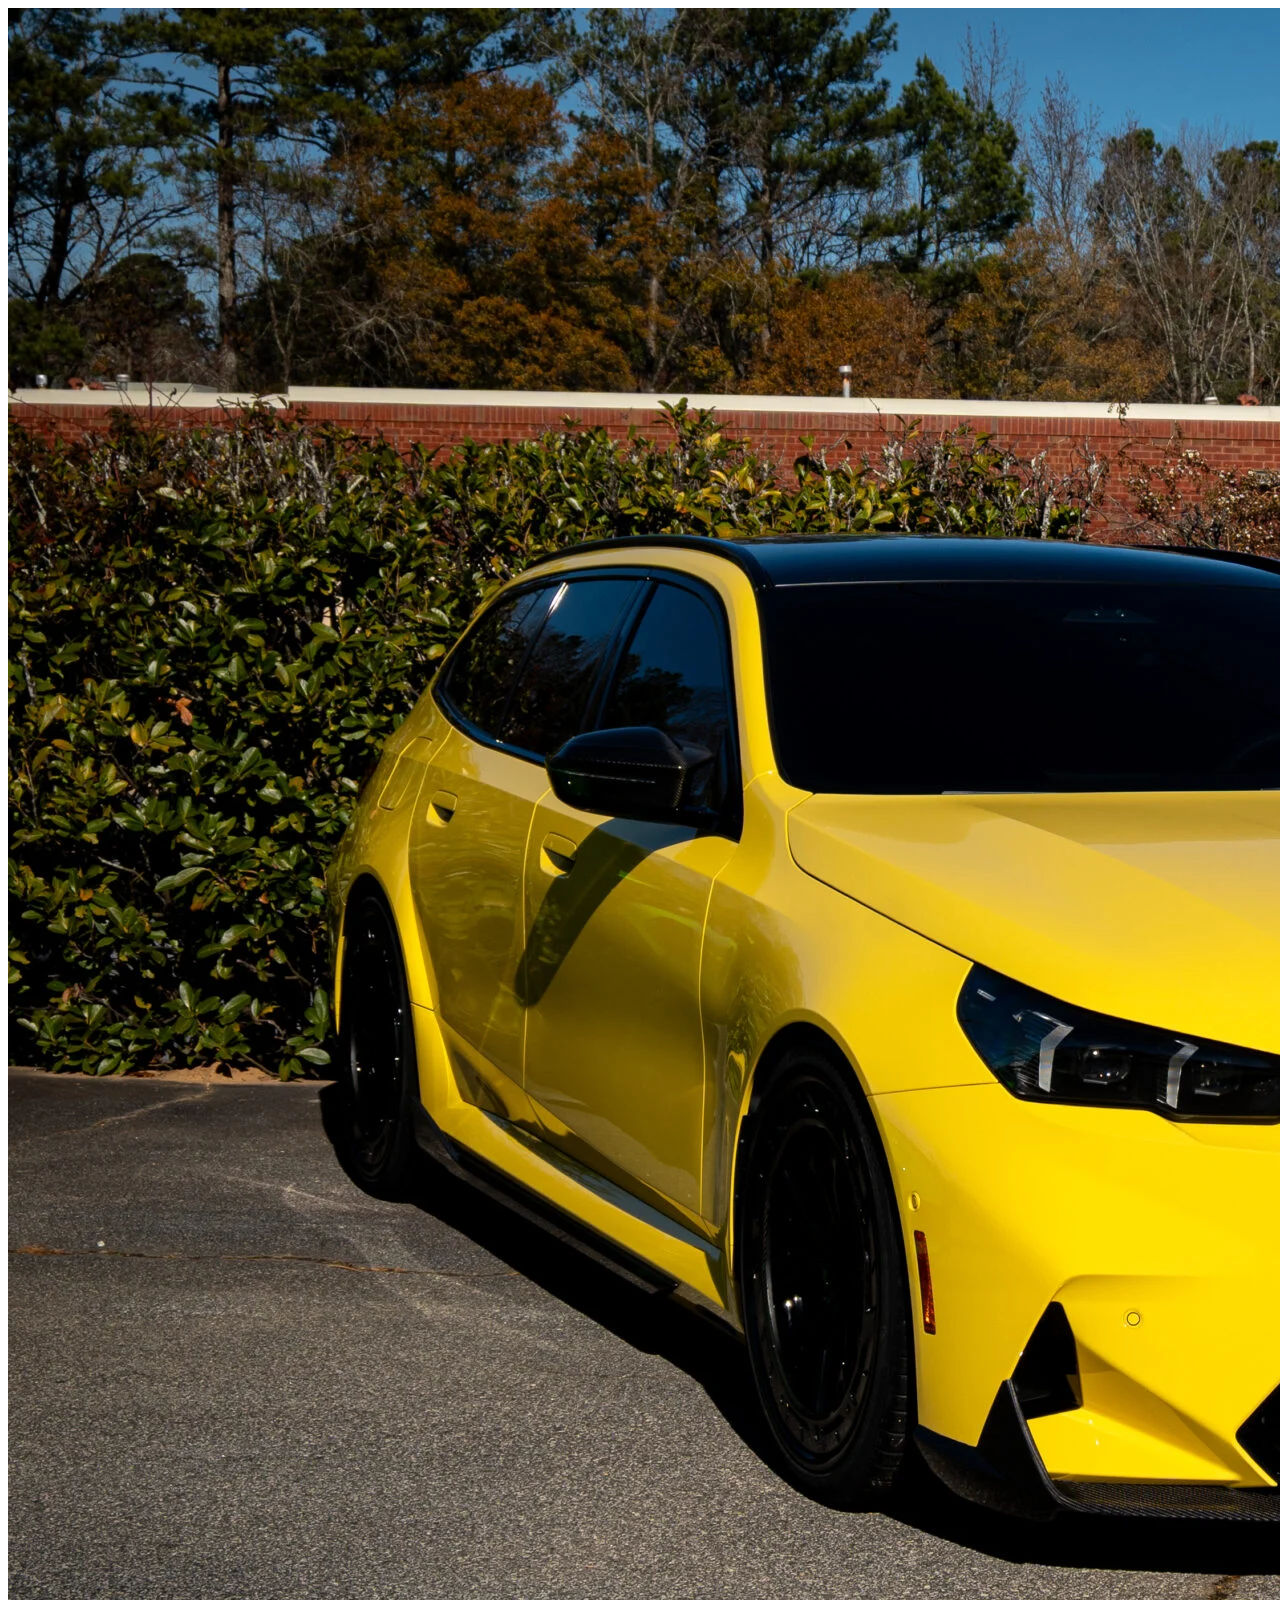
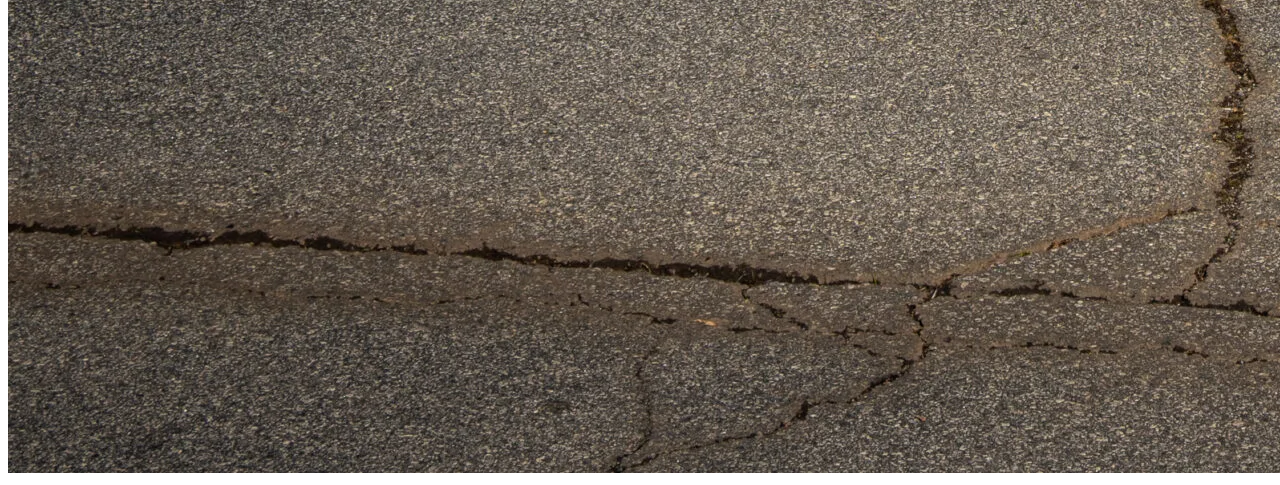
<file: Task 11/index.html>
<!DOCTYPE html>
<html lang="en">
<head>
    <meta charset="UTF-8">
    <meta name="viewport" content="width=device-width, initial-scale=1.0">
    <title>Document</title>
</head>
<body>

    <!-- <img src="https://www.partoelectric.com/en/wp-content/uploads/2020/04/reshtei2.jpg" 
    alt="Light bulb"
     onmouseout="src='https://www.partoelectric.com/en/wp-content/uploads/2020/04/reshtei2.jpg'"alt="blub off" onmouseover="src = 'https://img.magnific.com/free-vector/realistic-light-bulb-with-electricity_23-2149129410.jpg?semt=ais_hybrid&w=740&q=80' " alt="bluboon"> -->


    <img src="img/car.webp" alt=""
    onmouseout="out(this)" onmouseover="over(this)" >

    


    <script src="app.js"></script>
</body>
</html>
</file>
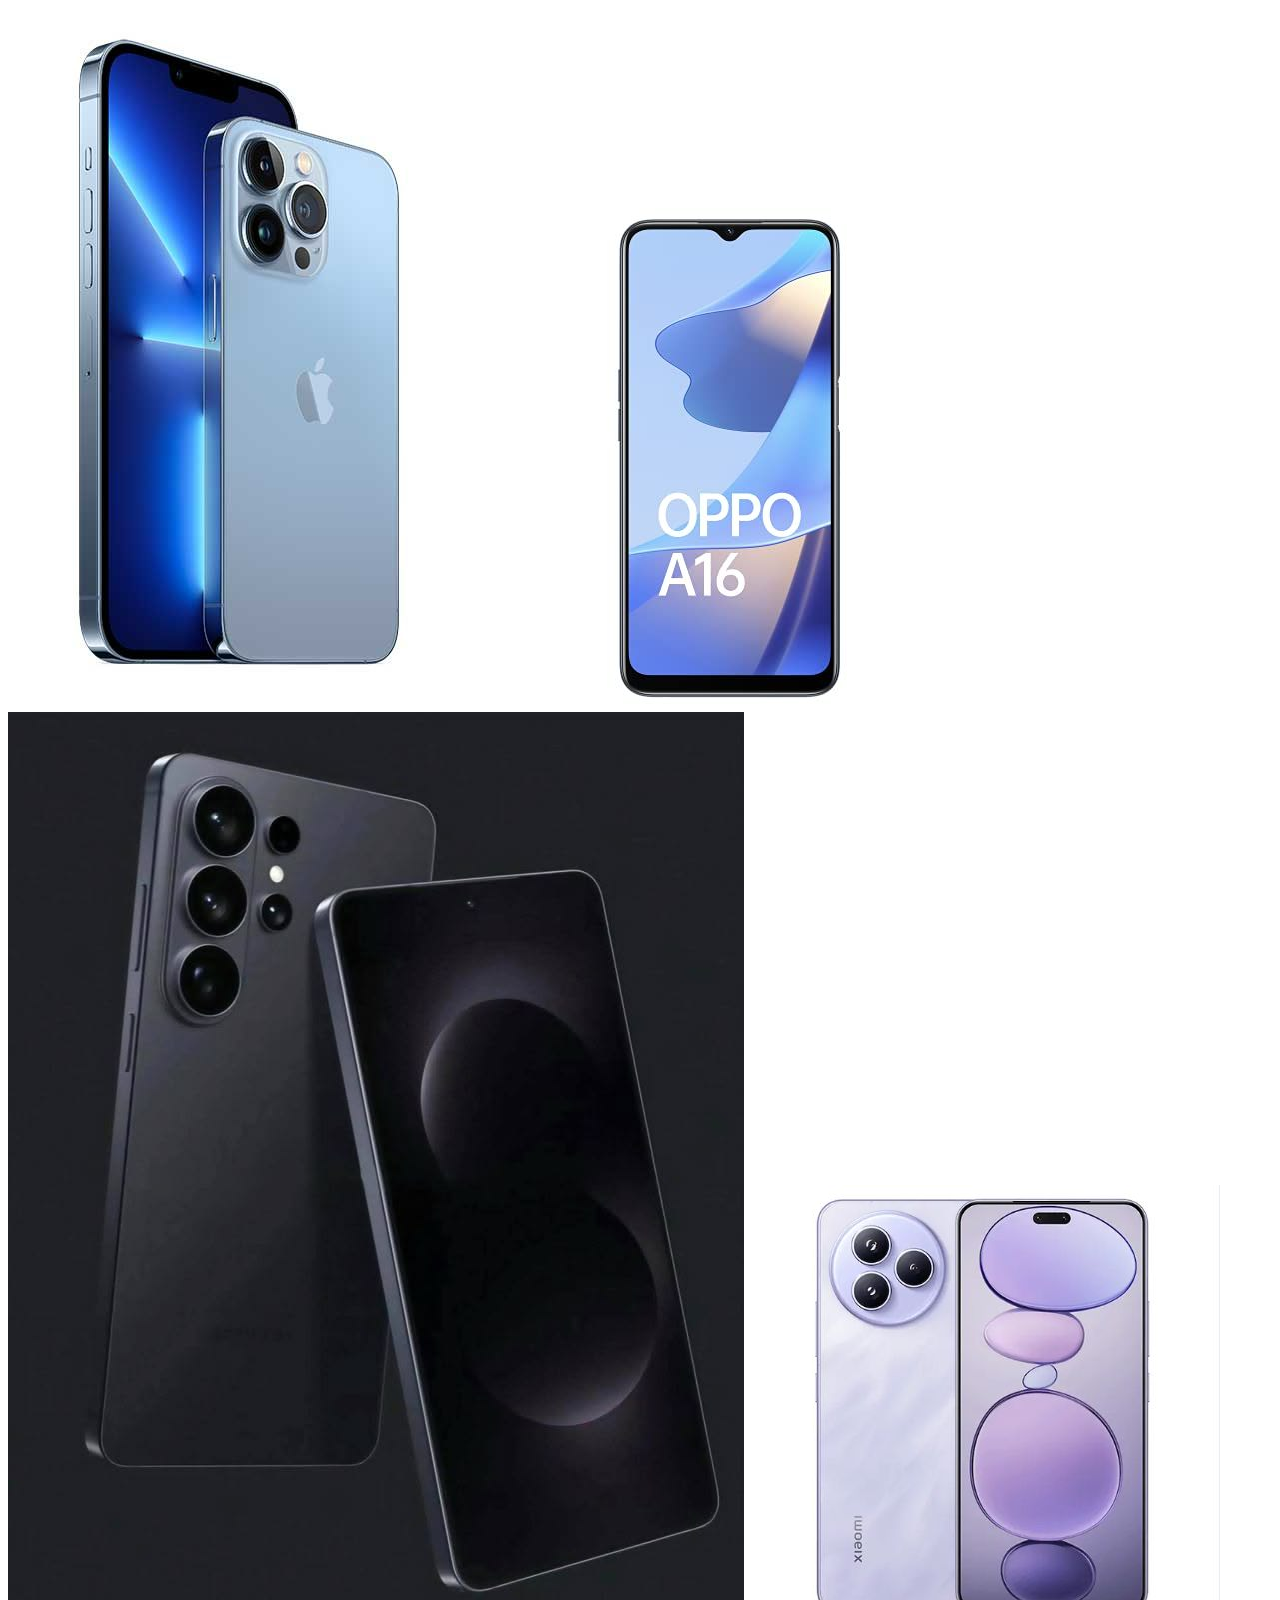
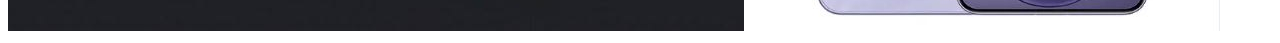
<file: Task 12/index.html>
<!DOCTYPE html>
<html lang="en">
<head>
    <meta charset="UTF-8">
    <meta name="viewport" content="width=device-width, initial-scale=1.0">
    <title>Document</title>
</head>
<style>
    
</style>
<body>
    <!-- <table border="1">
        <tr>
            <td>1</td>
            <td>Jade</td>
            <td>9</td>
            <td><button onclick="deleteBox(this)">Delete</button></td>
        </tr>
        <tr>
            <td>1</td>
            <td>Jerry</td>
            <td>8</td>
            <td><button onclick="deleteBox(this)">Delete</button></td>
        </tr>
        <tr>
            <td>1</td>
            <td>Nuflah</td>
            <td>10</td>
            <td><button onclick="deleteBox(this)">Delete</button></td>
        </tr>
        <tr>
            <td>1</td>
            <td>Quichyi</td>
            <td>10</td>
            <td><button onclick="deleteBox(this)">Dalete</button></td>
        </tr>
        <tr>
            <td>1</td>
            <td>Izabal</td>
            <td>10</td>
            <td><button onclick="deleteBox(this)">Delete</button></td>
        </tr>
    </table> -->

    <!-- <button onclick="increment()">Increase</button>
    <span id="number">0</span>
    <button onclick="decrement()">Decrease</button>
    <script src="app.js"></script> -->

    <img src="img/i phone.jpg" alt="">
    <img src="img/oppo.jpg" alt="">
    <img src="img/samsung.jpg" alt="">
    <img src="img/xiaomi.jpg" alt="">
</body>
</html>
</file>
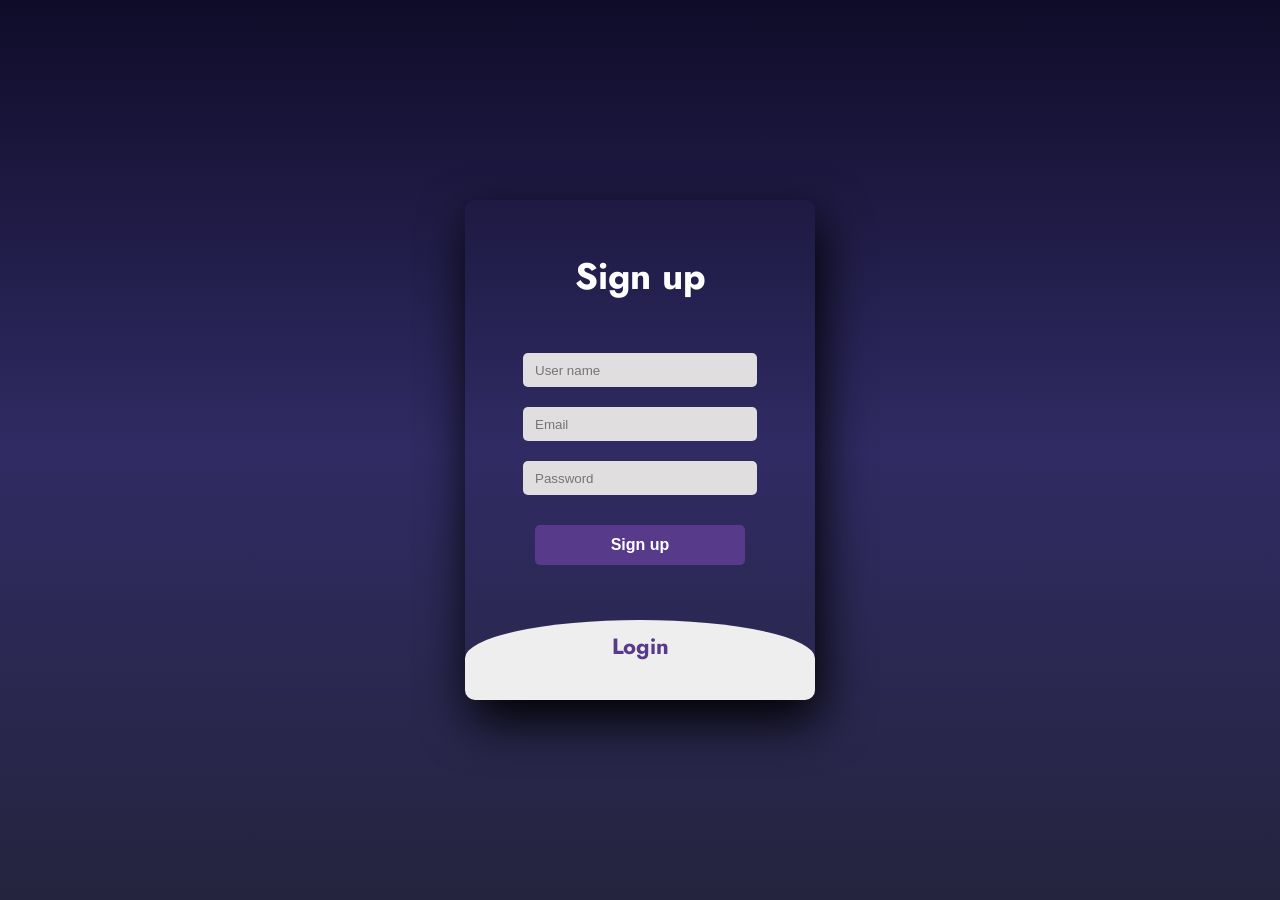
<file: Task 13/index.html>
<!DOCTYPE html>
<html>
<head>
	<title>Slide Navbar</title>
	<link rel="stylesheet" type="text/css" href="style.css">
<link href="https://fonts.googleapis.com/css2?family=Jost:wght@500&display=swap" rel="stylesheet">
</head>
<body>
	<div class="main">  	
		<input type="checkbox" id="chk" aria-hidden="true">

			<div class="signup">
				<form>
					<label for="chk" aria-hidden="true">Sign up</label>
					<input id="name" type="text" name="txt" placeholder="User name" required="">
					<input id="email" type="email" name="email" placeholder="Email" required="">
					<input id="password" type="password" name="pswd" placeholder="Password" required="">
					<button onclick="signUp()">Sign up</button>
				</form>
			</div>

			<div class="login">
				<form>
					<label for="chk" aria-hidden="true">Login</label>
					<input id="email" type="email" name="email" placeholder="Email" required="">
					<input id="password" type="password" name="pswd" placeholder="Password" required="">
					<button onclick="logIn()">Login</button>
				</form>
			</div>
	</div>
</body>
</html>
</file>
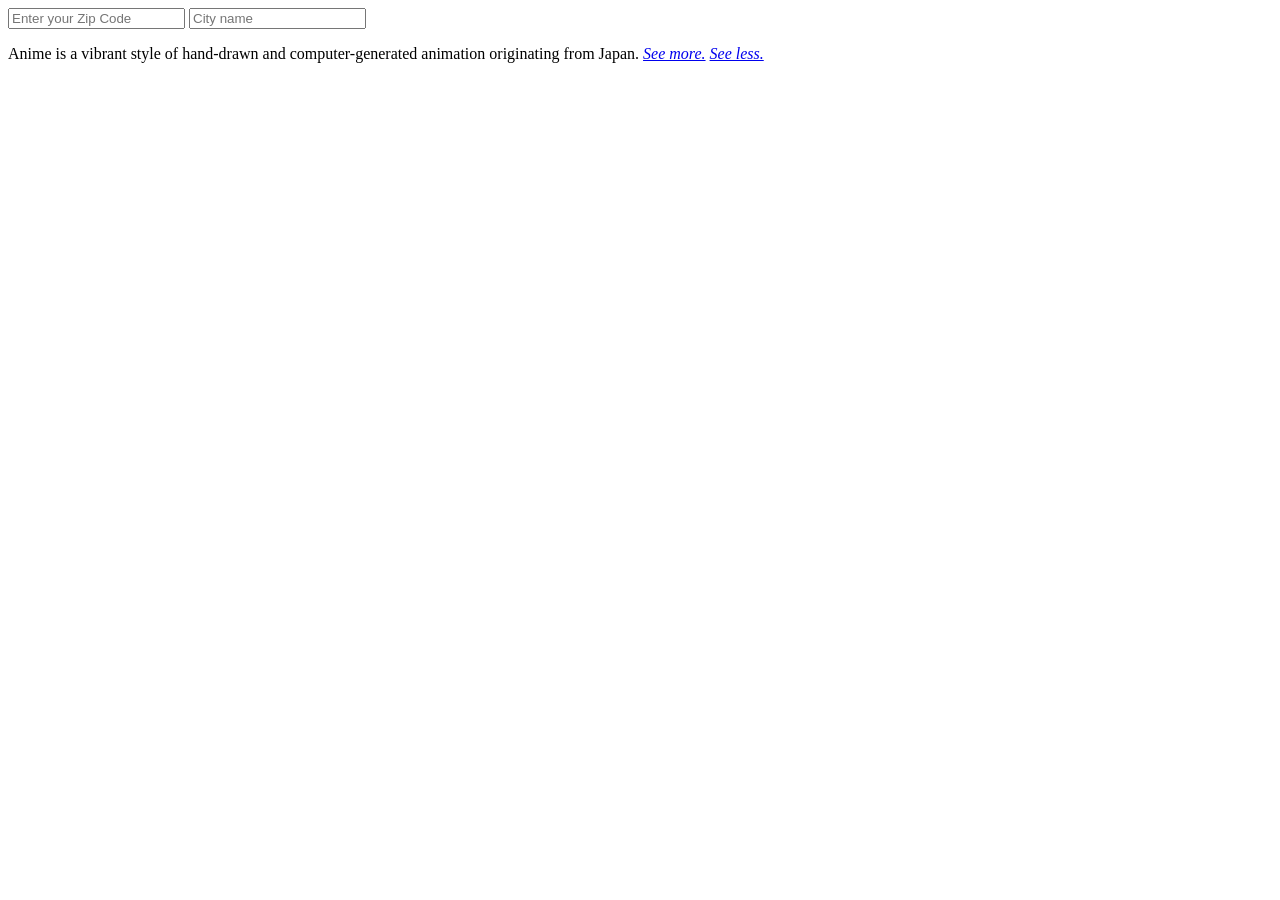
<file: Task 14/index.html>
<!DOCTYPE html>
<html lang="en">
<head>
    <meta charset="UTF-8">
    <meta name="viewport" content="width=device-width, initial-scale=1.0">
    <title>Document</title>
</head>
<body>
    <input type="text" placeholder="Enter your Zip Code" id="code" onblur="getCity()">
    <input type="text" placeholder="City name" id="city">




    <p id="showMore">
        Anime is a vibrant style of hand-drawn and computer-generated animation originating from Japan.
        <a id="link" href="javascript:void(0);" onclick="expand()"><em>See more.</em></a>
        <a id="link" href="javascript:void(0);" onclick="expand()"><em>See less.</em></a>
    </p>
    <script src="app.js"></script>
</body>
</html>
</file>
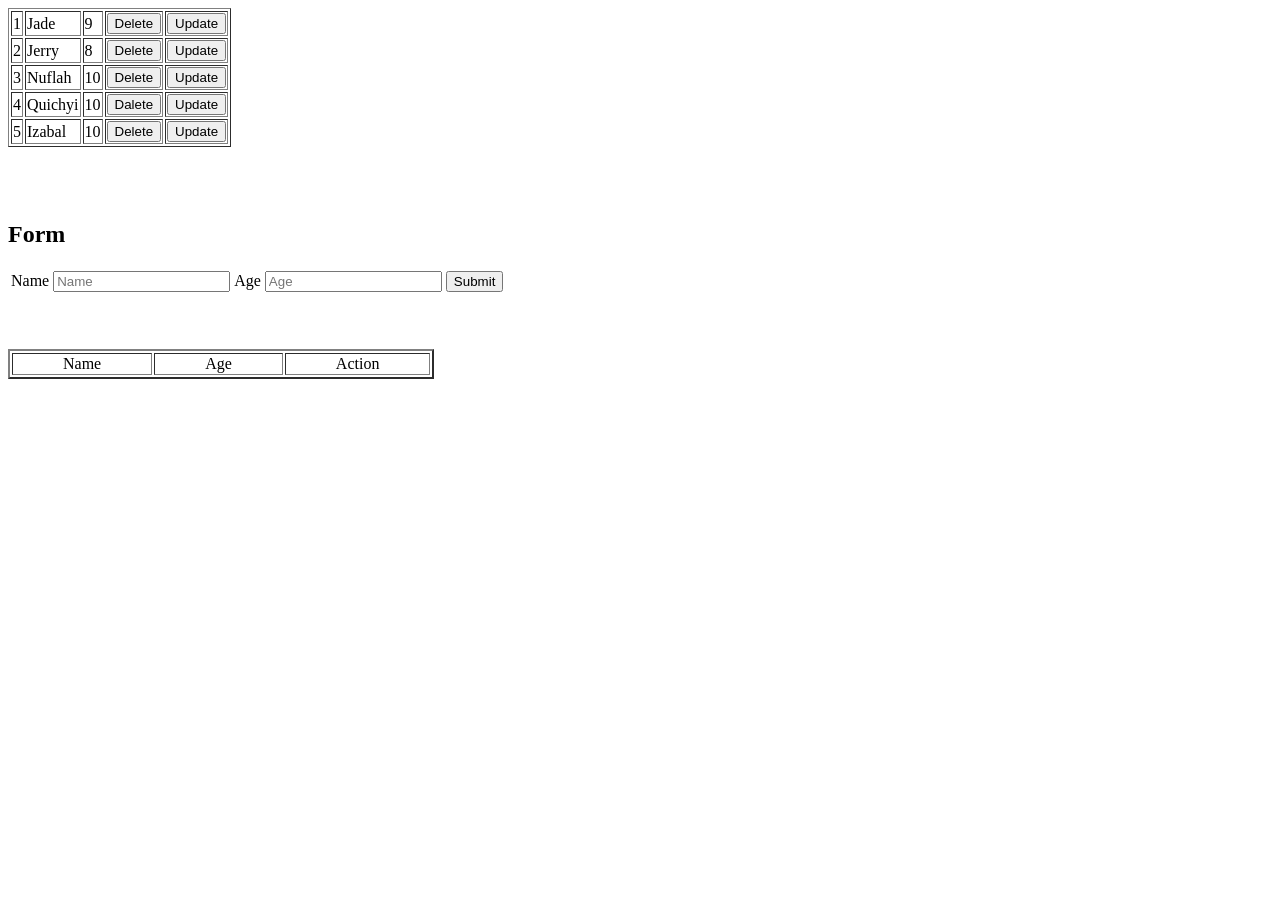
<file: Task 15/index.html>
<!DOCTYPE html>
<html lang="en">
<head>
    <meta charset="UTF-8">
    <meta name="viewport" content="width=device-width, initial-scale=1.0">
    <title>Document</title>
    <link rel="stylesheet" href="style.css">
</head>
<body>
    <table border="1">
        <tr>
            <td>1</td>
            <td>Jade</td>
            <td>9</td>
            <td><button onclick="deleteBox(this)">Delete</button></td>
            <td><button onclick="editButton(this)">Update</button></td>
        </tr>
        <tr>
            <td>2</td>
            <td>Jerry</td>
            <td>8</td>
            <td><button onclick="deleteBox(this)">Delete</button></td>
            <td><button onclick="editButton(this)">Update</button></td>
        </tr>
        <tr>
            <td>3</td>
            <td>Nuflah</td>
            <td>10</td>
            <td><button onclick="deleteBox(this)">Delete</button></td>
            <td><button onclick="editButton(this)">Update</button></td>
        </tr>
        <tr>
            <td>4</td>
            <td>Quichyi</td>
            <td>10</td>
            <td><button onclick="deleteBox(this)">Dalete</button></td>
            <td><button onclick="editButton(this)">Update</button></td>
        </tr>
        <tr>
            <td>5</td>
            <td>Izabal</td>
            <td>10</td>
            <td><button onclick="deleteBox(this)">Delete</button></td>
            <td><button onclick="editButton(this)">Update</button></td>
        </tr>
    </table>
    <br><br><br>

    <form >
        <table>
            <h2>Form</h2>
            <thead>
                <tr>
                    <td>Name
                        <input type="text" name="Name" placeholder="Name" id="nameValue"> 
                    </td>

                    <td>Age
                        <input type="number" name="Age" placeholder="Age" id="ageValue"> 
                    </td>
                    <td><button type="submit" id="submit">Submit</button></td>
                </tr>
            </thead>
        </table>
    </form>
    <br><br><br>

    <form>
        <table border="2">
            <tbody onclick="table(event)">
                <td  class="td">Name</td>
                <td  class="td"">Age</td>
                <td  class="td">Action</td>
            </tbody>
        </table>
    </form>
    <script src="app.js"></script>
</body>
</html>
</file>
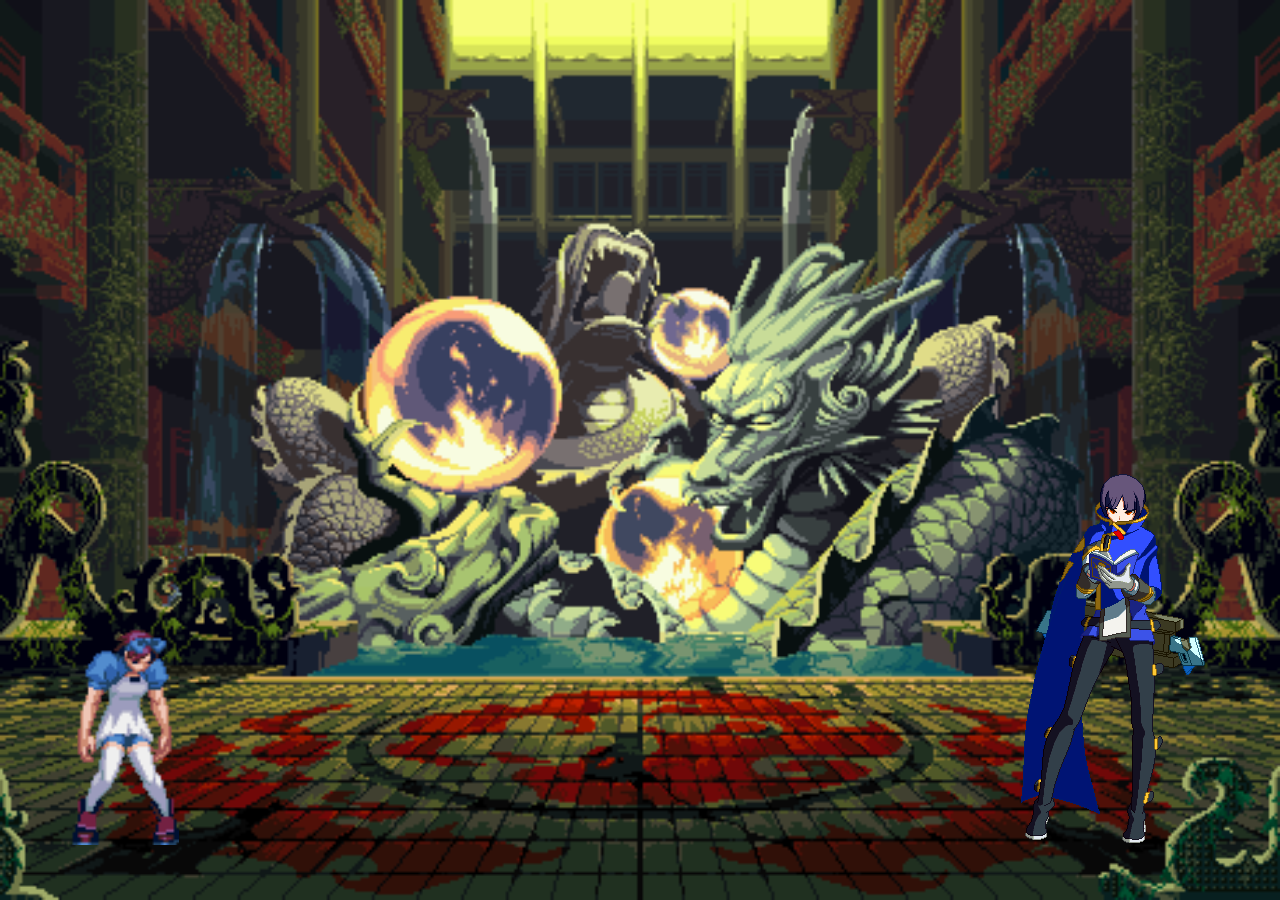
<file: Task 17/index.html>
<!DOCTYPE html>
<html lang="en">
<head>
    <meta charset="UTF-8">
    <meta name="viewport" content="width=device-width, initial-scale=1.0">
    <title>Document</title>
    <link rel="stylesheet" href="style.css">
</head>
<body>
    <div class="container">
        <img class="char" id="char1" src="Assests/Character/alicestance.gif" alt="">
        <img class="char" id="char2" src="Assests/Character/hibiki-write.gif" alt="">
    </div>
    <script src="app.js"></script>
</body>
</html>
</file>
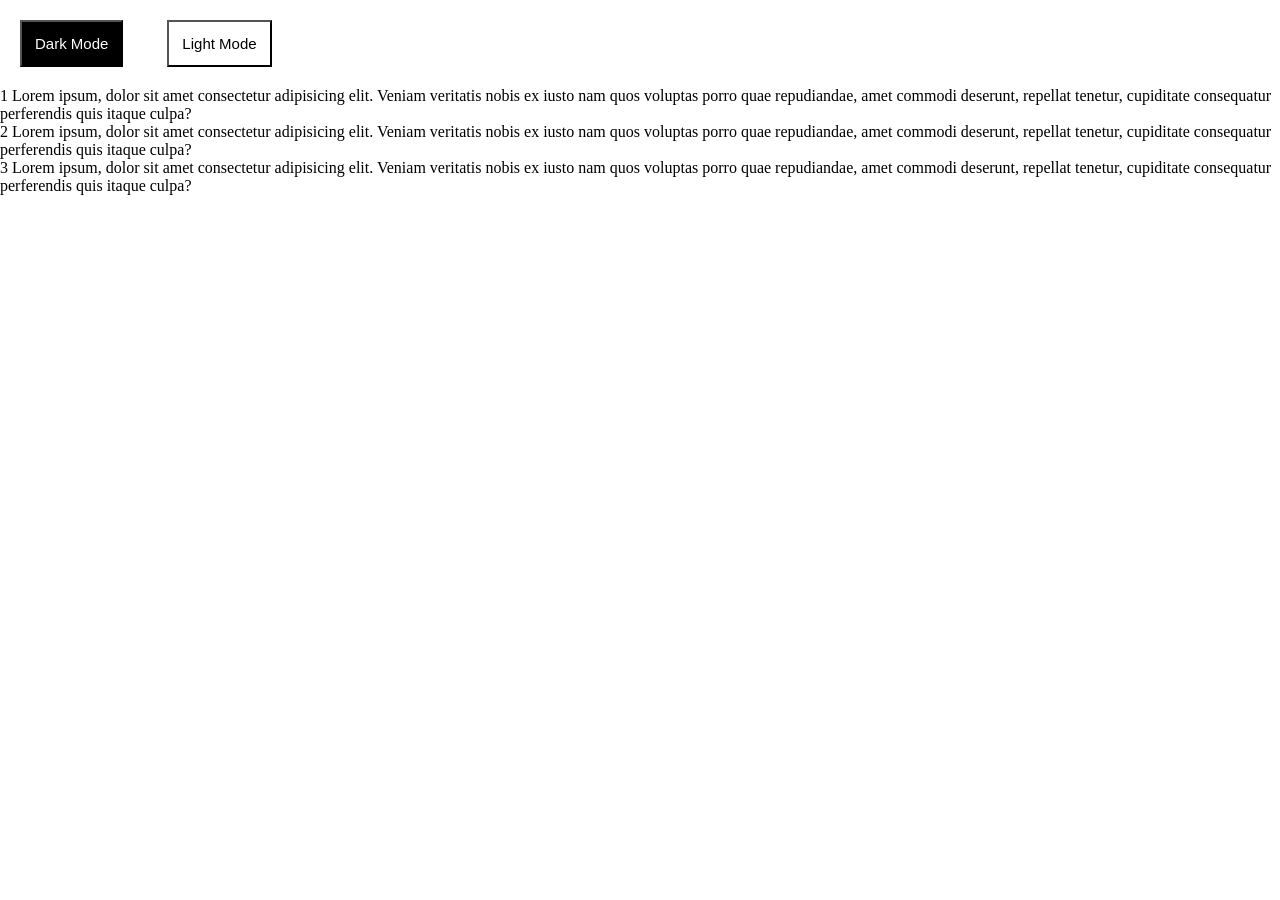
<file: Task 18/index.html>
<!DOCTYPE html>
<html lang="en">
<head>
    <meta charset="UTF-8">
    <meta name="viewport" content="width=device-width, initial-scale=1.0">
    <title>Document</title>
    <link rel="stylesheet" href="style.css">
</head>
<body>

    <button class="darkMode" onclick="dMode()">Dark Mode</button>
    <button class="lightMode" onclick="lMode()">Light Mode</button>

    <p>1 Lorem ipsum, dolor sit amet consectetur adipisicing elit. Veniam veritatis nobis ex iusto nam quos voluptas porro quae repudiandae, amet commodi deserunt, repellat tenetur, cupiditate consequatur perferendis quis itaque culpa?</p>
    <p>2 Lorem ipsum, dolor sit amet consectetur adipisicing elit. Veniam veritatis nobis ex iusto nam quos voluptas porro quae repudiandae, amet commodi deserunt, repellat tenetur, cupiditate consequatur perferendis quis itaque culpa?</p>
    <p>3 Lorem ipsum, dolor sit amet consectetur adipisicing elit. Veniam veritatis nobis ex iusto nam quos voluptas porro quae repudiandae, amet commodi deserunt, repellat tenetur, cupiditate consequatur perferendis quis itaque culpa?</p>

    <script src="app.js"></script>
</body>
</html>
</file>
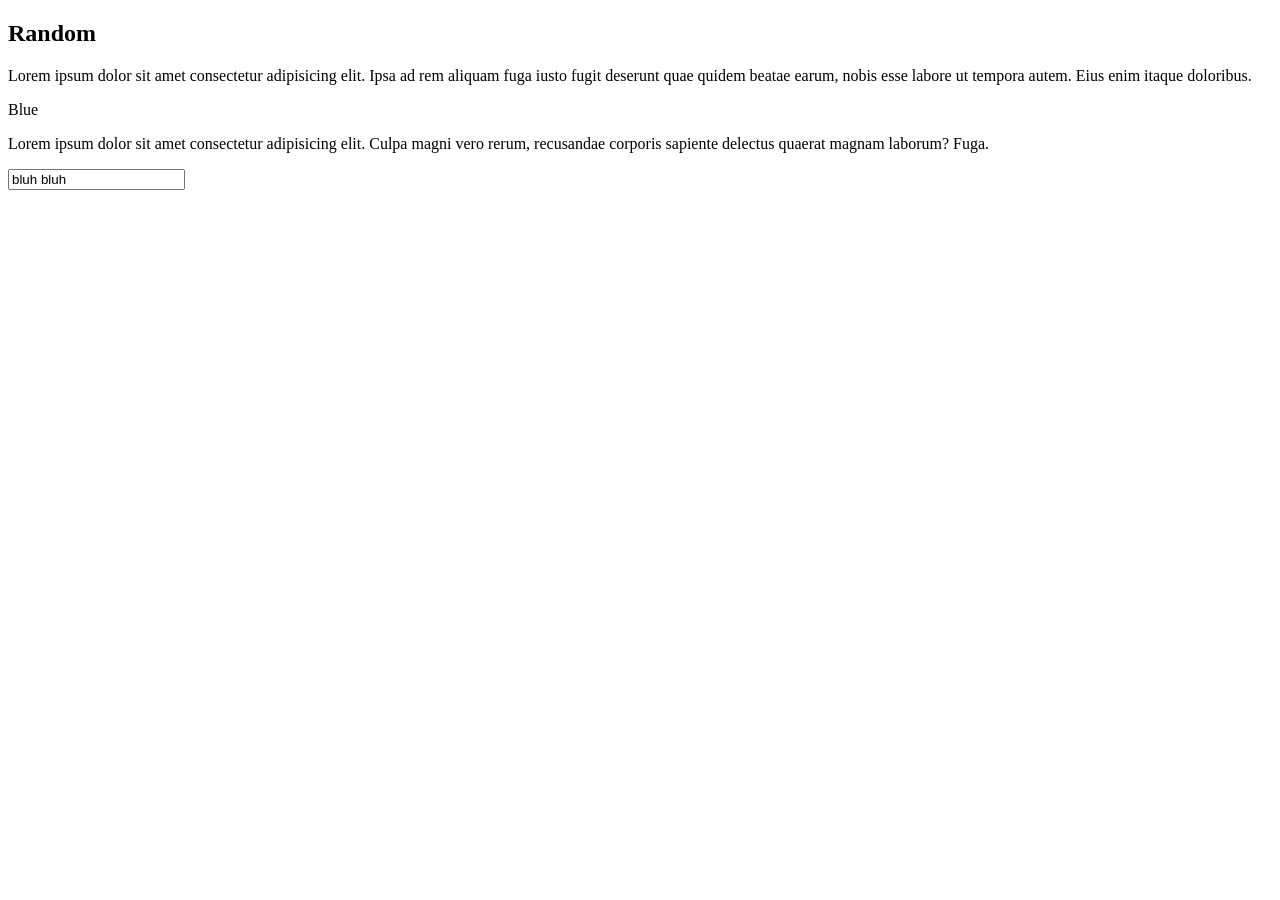
<file: Task 19/index.html>
<!DOCTYPE html>
<html lang="en">
<head>
    <meta charset="UTF-8">
    <meta name="viewport" content="width=device-width, initial-scale=1.0">
    <title>Document</title>
</head>
<body>
    <div>
        <h2 id="h2">Random</h2>
        <p id="para">Lorem ipsum dolor sit amet consectetur adipisicing elit. Ipsa ad rem aliquam fuga iusto fugit deserunt quae quidem beatae earum, nobis esse labore ut tempora autem. Eius enim itaque doloribus.</p>
        <section id="para">
            <span id="span">Blue</span>
            <p id="para2">Lorem ipsum dolor sit amet consectetur adipisicing elit. Culpa magni vero rerum, recusandae corporis sapiente delectus quaerat magnam laborum? Fuga.</p>
            <input id="input" type="text" value="bluh bluh">
        </section>
    </div>
    <script src="app.js"></script>
</body>
</html>
</file>
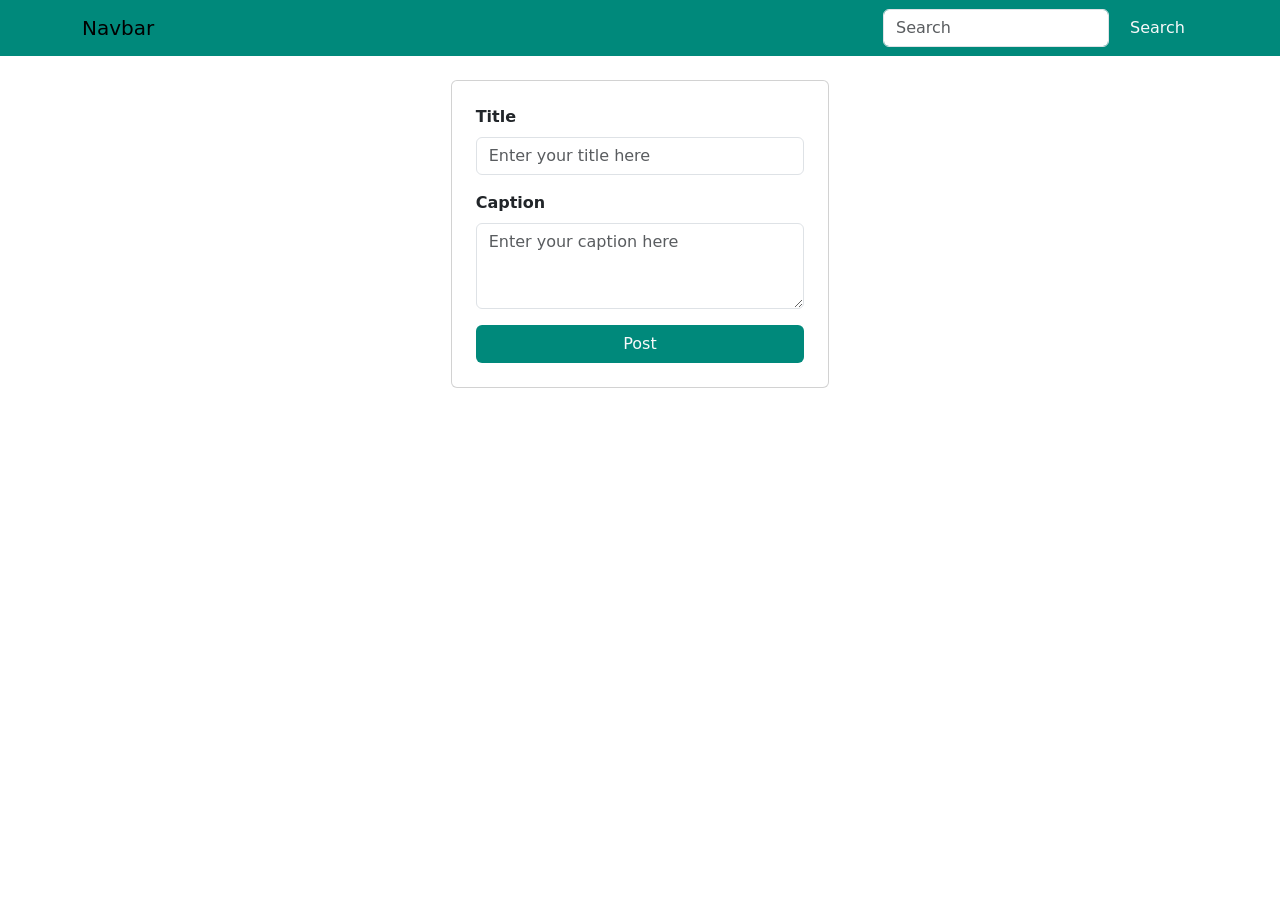
<file: Task 21/index.html>
<!DOCTYPE html>
<html lang="en">

<head>
    <meta charset="UTF-8">
    <meta name="viewport" content="width=device-width, initial-scale=1.0">
    <title>Document</title>
    <link href="https://cdn.jsdelivr.net/npm/bootstrap@5.3.9/dist/css/bootstrap.min.css" rel="stylesheet"
        integrity="sha384-yEPZ7jP9S0QKiUQ0m3jjsO4ProIW7wvR9gXkI7JOGa2XVsw53Yke2bsdkBbjmmiX" crossorigin="anonymous">

    <link rel="stylesheet" href="style.css">
</head>

<body>
    <nav class="navbar navbar-expand-lg bgColor">
        <div class="container">
            <a class="navbar-brand" href="#">Navbar</a>
            <button class="navbar-toggler" type="button" data-bs-toggle="collapse"
                data-bs-target="#navbarSupportedContent" aria-controls="navbarSupportedContent" aria-expanded="false"
                aria-label="Toggle navigation">
                <span class="navbar-toggler-icon"></span>
            </button>
            <form class="d-flex" role="search">
                <input class="form-control me-2" type="search" placeholder="Search" aria-label="Search" />
                <button class="btn btn-outline-$green-700 text-light" type="submit">Search</button>
            </form>
        </div>
        </div>
    </nav>

    <div class="container col-4 p-4 ">
        <div class="card p-4">
            <div class="mb-3">
                <label for="exampleFormControlInput1" class="form-label"><strong>Title</strong></label>
                <input type="text" class="form-control" id="title" placeholder="Enter your title here">
            </div>
            <div class="mb-3">
                <label for="exampleFormControlTextarea1" class="form-label">
                    <strong>Caption</strong></label>
                <textarea class="form-control" id="caption" rows="3" placeholder="Enter your caption here"></textarea>
            </div>
            <button class="btn postBtn text-light" id="post">Post</button>
        </div>
        <div id="postContainer">

        </div>
    </div>




    <script src="https://cdn.jsdelivr.net/npm/bootstrap@5.3.9/dist/js/bootstrap.bundle.min.js"
        integrity="sha384-WyOxWvTyr1QaMPfiPJSv76iReVthorl5uWlFtZPyK0IEB0hGzo9y5Bp9mYanr8Bu"
        crossorigin="anonymous"></script>
    <script src="app.js"></script>
</body>

</html>
</file>
<file: Task 13/style.css>
body{
	margin: 0;
	padding: 0;
	display: flex;
	justify-content: center;
	align-items: center;
	min-height: 100vh;
	font-family: 'Jost', sans-serif;
	background: linear-gradient(to bottom, #0f0c29, #302b63, #24243e);
}
.main{
	width: 350px;
	height: 500px;
	background: red;
	overflow: hidden;
	background: url("https://doc-08-2c-docs.googleusercontent.com/docs/securesc/68c90smiglihng9534mvqmq1946dmis5/fo0picsp1nhiucmc0l25s29respgpr4j/1631524275000/03522360960922298374/03522360960922298374/1Sx0jhdpEpnNIydS4rnN4kHSJtU1EyWka?e=view&authuser=0&nonce=gcrocepgbb17m&user=03522360960922298374&hash=tfhgbs86ka6divo3llbvp93mg4csvb38") no-repeat center/ cover;
	border-radius: 10px;
	box-shadow: 5px 20px 50px #000;
}
#chk{
	display: none;
}
.signup{
	position: relative;
	width:100%;
	height: 100%;
}
label{
	color: #fff;
	font-size: 2.3em;
	justify-content: center;
	display: flex;
	margin: 50px;
	font-weight: bold;
	cursor: pointer;
	transition: .5s ease-in-out;
}
input{
	width: 60%;
	height: 10px;
	background: #e0dede;
	justify-content: center;
	display: flex;
	margin: 20px auto;
	padding: 12px;
	border: none;
	outline: none;
	border-radius: 5px;
}
button{
	width: 60%;
	height: 40px;
	margin: 10px auto;
	justify-content: center;
	display: block;
	color: #fff;
	background: #573b8a;
	font-size: 1em;
	font-weight: bold;
	margin-top: 30px;
	outline: none;
	border: none;
	border-radius: 5px;
	transition: .2s ease-in;
	cursor: pointer;
}
button:hover{
	background: #6d44b8;
}
.login{
	height: 460px;
	background: #eee;
	border-radius: 60% / 10%;
	transform: translateY(-180px);
	transition: .8s ease-in-out;
}
.login label{
	color: #573b8a;
	transform: scale(.6);
}

#chk:checked ~ .login{
	transform: translateY(-500px);
}
#chk:checked ~ .login label{
	transform: scale(1);	
}
#chk:checked ~ .signup label{
	transform: scale(.6);
}
</file>
<file: Task 15/style.css>
.td {
    padding-left: 50px;
    padding-right: 50px;
}
</file>
<file: Task 17/style.css>
* {
    margin: 0;
    padding: 0;
    box-sizing: border-box;
}

.container {
    background-image: url(Assests/gif/Game2\ background.gif);
    background-repeat: no-repeat;
    background-size: cover;
    background-position: center;
    width: 100%;
    height: 100vh;
    position: relative;
}

.char {
    position: absolute;
    bottom: 55px;
}

#char1 {
    left: 70px;
    height: 220px;
}

#char2 {
    right: 70px;
}
</file>
<file: Task 18/style.css>
*{
    margin: 0;
    padding: 0;
    box-sizing: border-box;
}

.darkMode {
    background-color: black;
    color: white;
    font-size: 15px;
    margin: 20px;
    padding: 13px;
}
.lightMode {
    background-color: white;
    color: black;
    font-size: 15px;
    margin: 20px;
    padding: 13px;
}

.darkMode:hover {
    cursor: pointer;
}

.lightMode {
    cursor: pointer;
}
</file>
<file: Task 21/style.css>
.postBtn{
    background-color: #00897b;
}
.postBtn:hover, .bgColor:hover {
    background-color: #0c9b8d;
    cursor: pointer;
}
.bgColor {
    background-color: #00897b;
}
</file>
